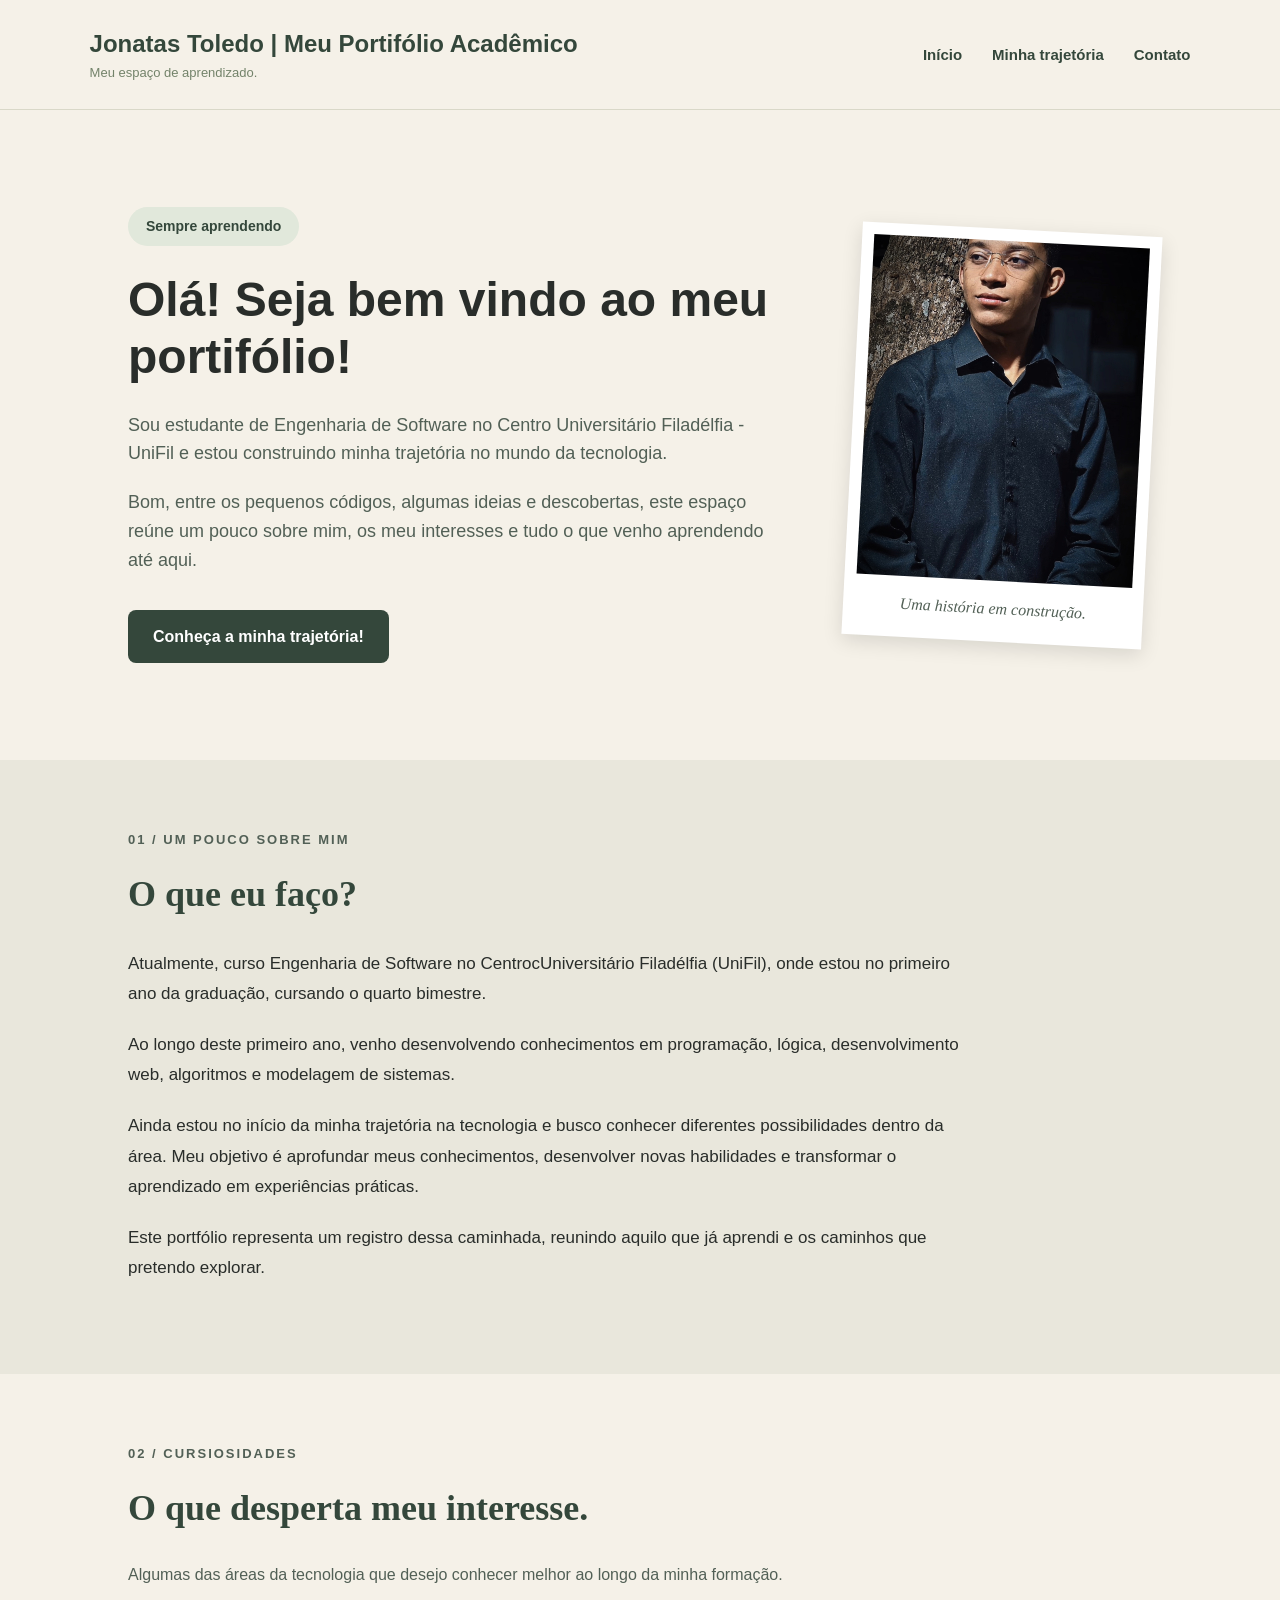
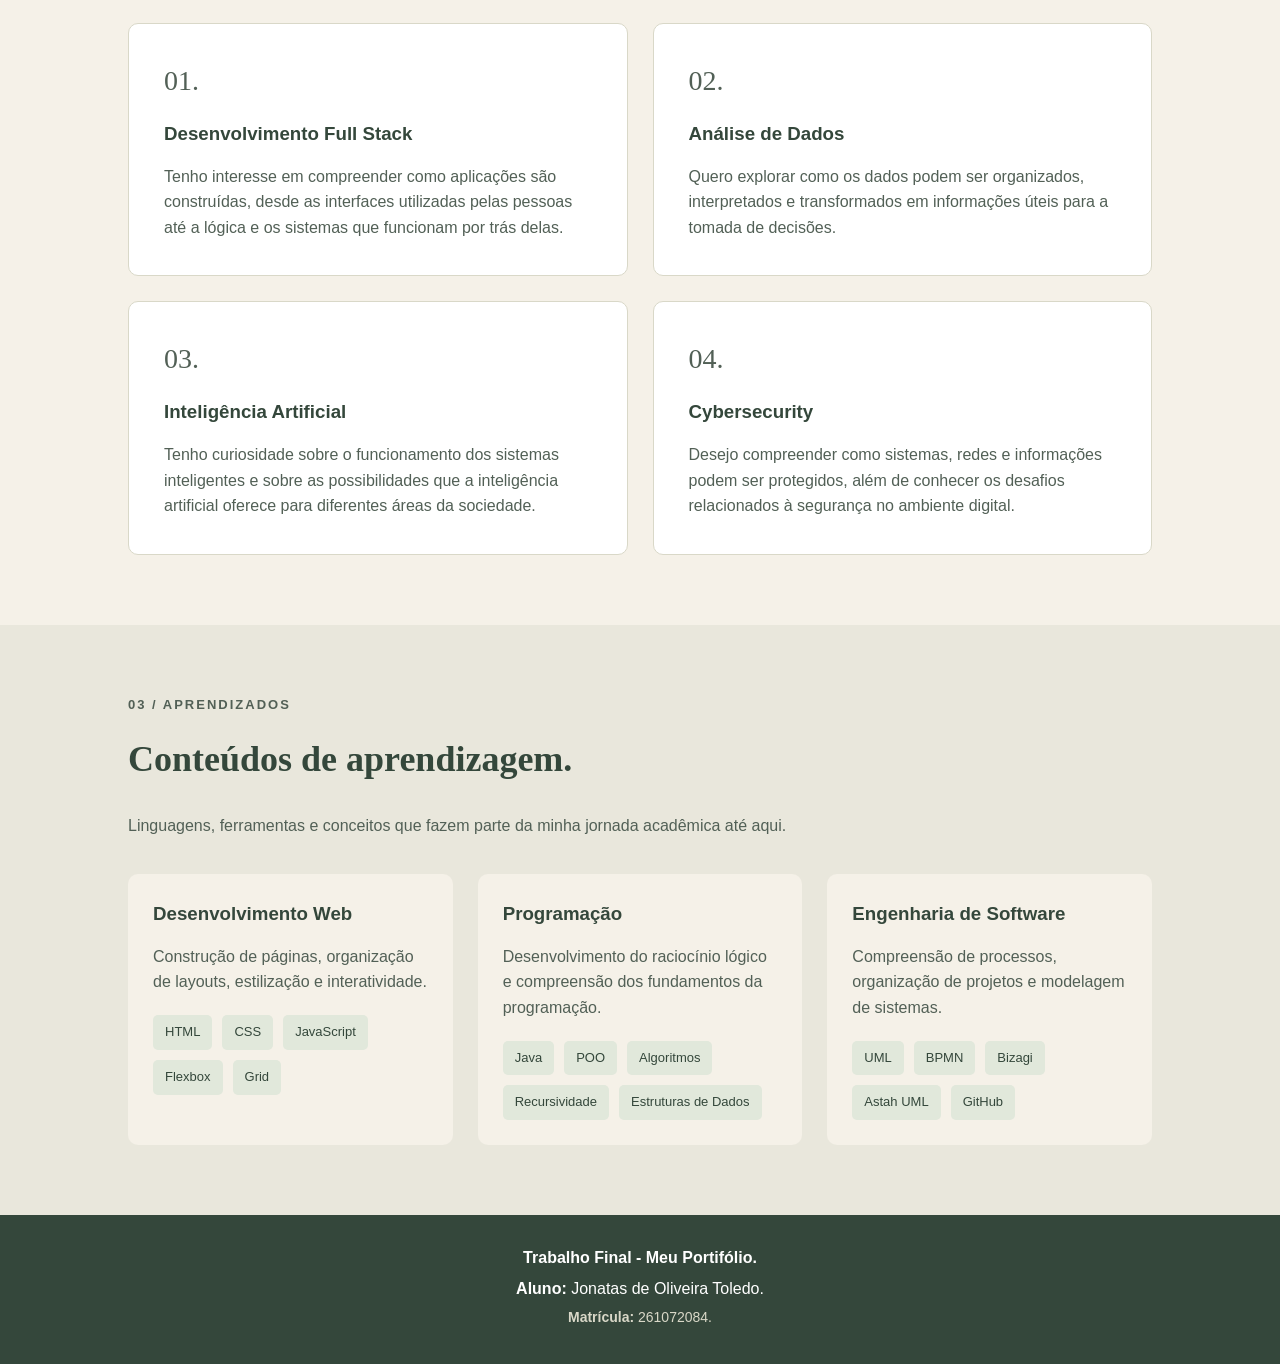
<file: index.html>
<!doctype html>
<html lang="pt-BR">
  <head>
    <meta charset="UTF-8" />
    <meta name="viewport" content="width=device-width, initial-scale=1.0" />
    <title>Jonatas Toledo | Meu Portifólio Acadêmico</title>
    <link rel="stylesheet" href="style.css" />
    <link rel="stylesheet" href="inicio.css" />
  </head>

  <body>
    <!-- Cabeçalho -->
    <header class="cabecalho">
      <div class="logo">
        <h1>Jonatas Toledo | Meu Portifólio Acadêmico</h1>
        <p>Meu espaço de aprendizado.</p>
      </div>

      <!-- Menu de navegação -->
      <nav>
        <ul class="menu">
          <li><a href="index.html">Início</a></li>
          <li><a href="trajetoria.html">Minha trajetória</a></li>
          <li><a href="contato.html">Contato</a></li>
        </ul>
      </nav>
    </header>

    <!-- Conteúdo principal -->
    <main>
      <section class="apresentacao">
        <div class="apresentacao-texto">
          <p class="destaque">Sempre aprendendo</p>
          <h2>Olá! Seja bem vindo ao meu portifólio!</h2>
          <p>
            Sou estudante de Engenharia de Software no Centro Universitário
            Filadélfia - UniFil e estou construindo minha trajetória no mundo da
            tecnologia.
          </p>
          <p>
            Bom, entre os pequenos códigos, algumas ideias e descobertas, este
            espaço reúne um pouco sobre mim, os meu interesses e tudo o que
            venho aprendendo até aqui.
          </p>
          <a href="trajetoria.html" class="botao"
            >Conheça a minha trajetória!</a
          >
        </div>
        <figure class="foto-perfil">
          <img src="perfil.jpg" alt="Minha foto de perfil" />
          <figcaption>Uma história em construção.</figcaption>
        </figure>
      </section>

      <section class="sobre-mim">
        <p class="numero-secao">01 / Um pouco sobre mim</p>
        <h2>O que eu faço?</h2>
        <p>
          Atualmente, curso Engenharia de Software no CentrocUniversitário
          Filadélfia (UniFil), onde estou no primeiro ano da graduação, cursando
          o quarto bimestre.
        </p>
        <p>
          Ao longo deste primeiro ano, venho desenvolvendo conhecimentos em
          programação, lógica, desenvolvimento web, algoritmos e modelagem de
          sistemas.
        </p>
        <p>
          Ainda estou no início da minha trajetória na tecnologia e busco
          conhecer diferentes possibilidades dentro da área. Meu objetivo é
          aprofundar meus conhecimentos, desenvolver novas habilidades e
          transformar o aprendizado em experiências práticas.
        </p>
        <p>
          Este portfólio representa um registro dessa caminhada, reunindo aquilo
          que já aprendi e os caminhos que pretendo explorar.
        </p>
      </section>

      <section class="interesses">
        <p class="numero-secao">02 / Cursiosidades</p>
        <h2>O que desperta meu interesse.</h2>
        <p class="descricao-secao">
          Algumas das áreas da tecnologia que desejo conhecer melhor ao longo da
          minha formação.
        </p>
        <div class="grade-interesses">
          <article class="card-interesse">
            <span class="numero-card">01.</span>
            <h3>Desenvolvimento Full Stack</h3>
            <p>
              Tenho interesse em compreender como aplicações são construídas,
              desde as interfaces utilizadas pelas pessoas até a lógica e os
              sistemas que funcionam por trás delas.
            </p>
          </article>

          <article class="card-interesse">
            <span class="numero-card">02.</span>
            <h3>Análise de Dados</h3>
            <p>
              Quero explorar como os dados podem ser organizados, interpretados
              e transformados em informações úteis para a tomada de decisões.
            </p>
          </article>

          <article class="card-interesse">
            <span class="numero-card">03.</span>
            <h3>Inteligência Artificial</h3>
            <p>
              Tenho curiosidade sobre o funcionamento dos sistemas inteligentes
              e sobre as possibilidades que a inteligência artificial oferece
              para diferentes áreas da sociedade.
            </p>
          </article>

          <article class="card-interesse">
            <span class="numero-card">04.</span>
            <h3>Cybersecurity</h3>
            <p>
              Desejo compreender como sistemas, redes e informações podem ser
              protegidos, além de conhecer os desafios relacionados à segurança
              no ambiente digital.
            </p>
          </article>
        </div>
      </section>

      <section class="ferramentas">
        <p class="numero-secao">03 / Aprendizados</p>
        <h2>Conteúdos de aprendizagem.</h2>
        <p class="descricao-secao">
          Linguagens, ferramentas e conceitos que fazem parte da minha jornada
          acadêmica até aqui.
        </p>
        <div class="grade-ferramentas">
          <article class="grupo-ferramentas">
            <h3>Desenvolvimento Web</h3>
            <p>
              Construção de páginas, organização de layouts, estilização e
              interatividade.
            </p>
            <ul class="lista-tecnologias">
              <li>HTML</li>
              <li>CSS</li>
              <li>JavaScript</li>
              <li>Flexbox</li>
              <li>Grid</li>
            </ul>
          </article>

          <article class="grupo-ferramentas">
            <h3>Programação</h3>
            <p>
              Desenvolvimento do raciocínio lógico e compreensão dos fundamentos
              da programação.
            </p>
            <ul class="lista-tecnologias">
              <li>Java</li>
              <li>POO</li>
              <li>Algoritmos</li>
              <li>Recursividade</li>
              <li>Estruturas de Dados</li>
            </ul>
          </article>

          <article class="grupo-ferramentas">
            <h3>Engenharia de Software</h3>
            <p>
              Compreensão de processos, organização de projetos e modelagem de
              sistemas.
            </p>
            <ul class="lista-tecnologias">
              <li>UML</li>
              <li>BPMN</li>
              <li>Bizagi</li>
              <li>Astah UML</li>
              <li>GitHub</li>
            </ul>
          </article>
        </div>
      </section>
    </main>

    <!-- Rodapé -->
    <footer class="rodape">
      <p><b>Trabalho Final - Meu Portifólio.</b></p>
      <p><b>Aluno:</b> Jonatas de Oliveira Toledo.</p>
      <p><b>Matrícula:</b> 261072084.</p>
    </footer>
  </body>
</html>
</file>
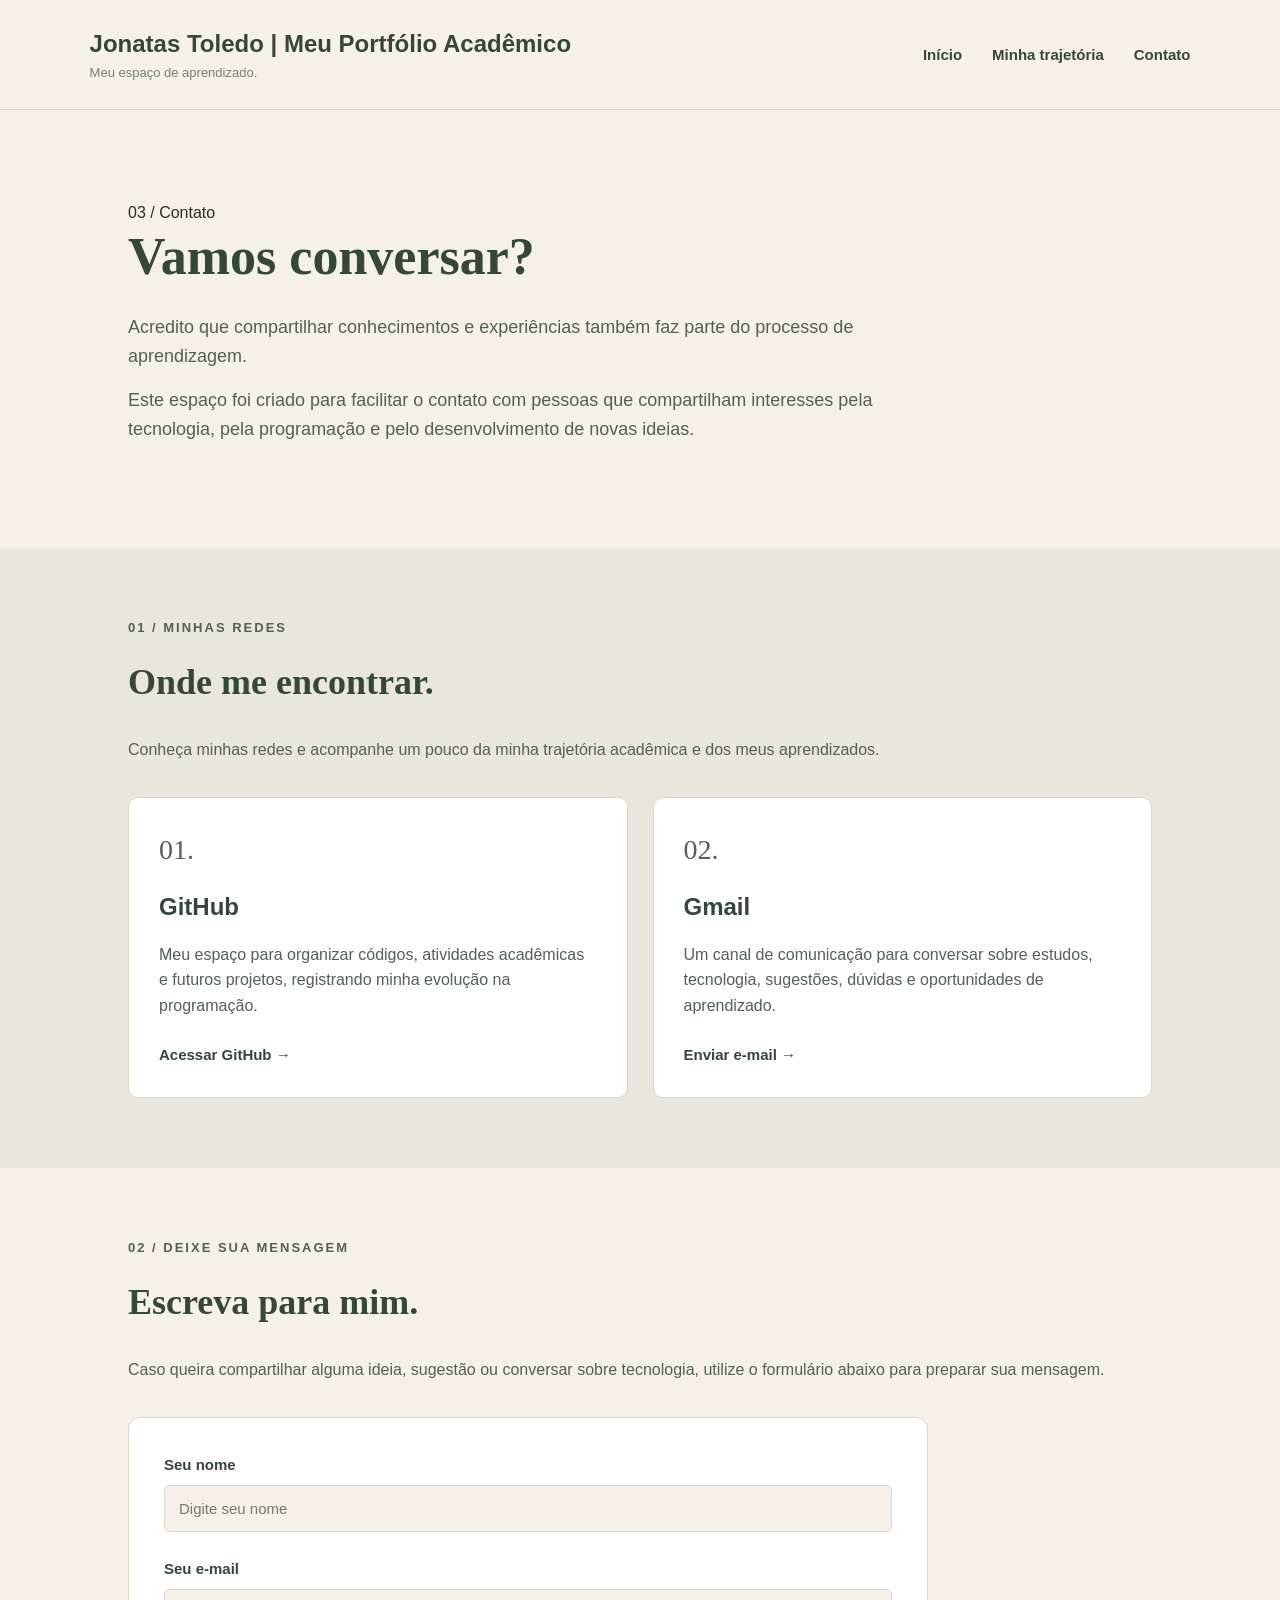
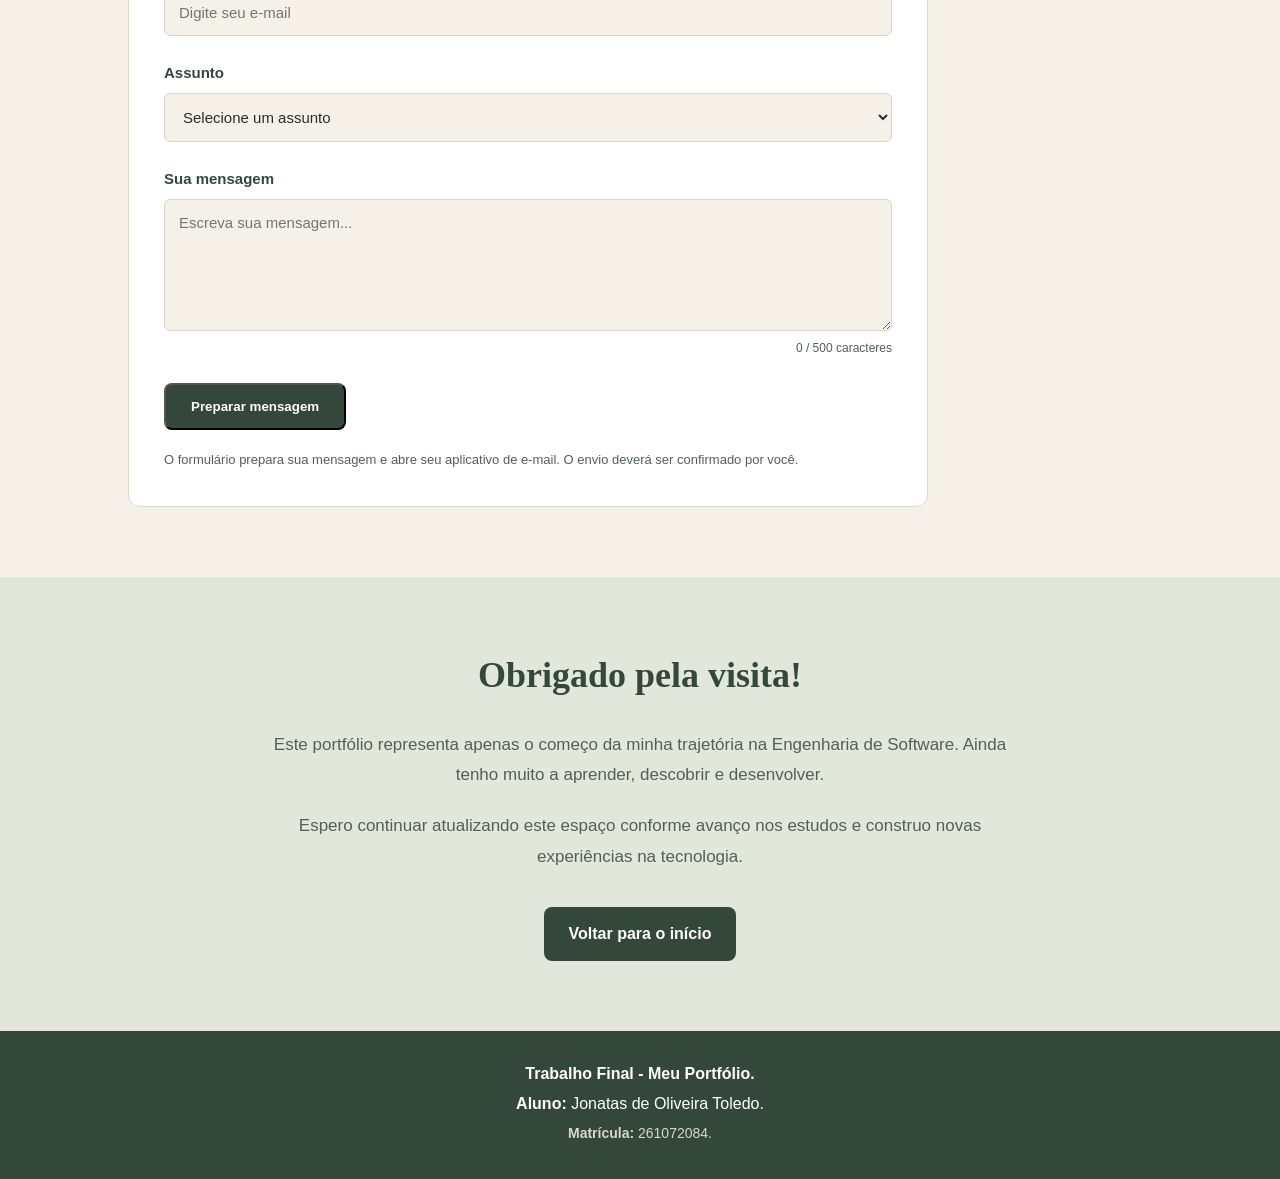
<file: contato.html>
<!doctype html>
<html lang="pt-BR">
  <head>
    <meta charset="UTF-8" />
    <meta name="viewport" content="width=device-width, initial-scale=1.0" />
    <title>Jonatas Toledo | Contato</title>
    <link rel="stylesheet" href="style.css" />
    <link rel="stylesheet" href="contato.css" />
    <script src="script.js" defer></script>
  </head>

  <body>
    <header class="cabecalho">
      <div class="logo">
        <h1>Jonatas Toledo | Meu Portfólio Acadêmico</h1>
        <p>Meu espaço de aprendizado.</p>
      </div>

      <nav>
        <ul class="menu">
          <li><a href="index.html">Início</a></li>
          <li><a href="trajetoria.html">Minha trajetória</a></li>
          <li><a href="contato.html">Contato</a></li>
        </ul>
      </nav>
    </header>

    <main>
      <section class="introducao-contato">
        <p class="numero-capitulo">03 / Contato</p>
        <h2>Vamos conversar?</h2>
        <p>
          Acredito que compartilhar conhecimentos e experiências também faz
          parte do processo de aprendizagem.
        </p>
        <p>
          Este espaço foi criado para facilitar o contato com pessoas que
          compartilham interesses pela tecnologia, pela programação e pelo
          desenvolvimento de novas ideias.
        </p>
      </section>

      <section class="redes-sociais">
        <p class="numero-secao">01 / Minhas redes</p>
        <h2>Onde me encontrar.</h2>
        <p class="descricao-secao">
          Conheça minhas redes e acompanhe um pouco da minha trajetória
          acadêmica e dos meus aprendizados.
        </p>

        <div class="grade-redes">
          <article class="card-rede">
            <span class="numero-rede">01.</span>

            <h3>GitHub</h3>
            <p>
              Meu espaço para organizar códigos, atividades acadêmicas e futuros
              projetos, registrando minha evolução na programação.
            </p>
            <a
              href="https://github.com/jonatastoledo1"
              target="_blank"
              rel="noopener noreferrer"
              class="link-rede"
            >
              Acessar GitHub →
            </a>
          </article>

          <article class="card-rede">
            <span class="numero-rede">02.</span>
            <h3>Gmail</h3>
            <p>
              Um canal de comunicação para conversar sobre estudos, tecnologia,
              sugestões, dúvidas e oportunidades de aprendizado.
            </p>
            <a
              href="mailto:jonatas.toledo@edu.unifil.br"
              class="link-rede"
              id="link-email"
            >
              Enviar e-mail →
            </a>
          </article>
        </div>
      </section>

      <!-- Formulário -->
      <section class="secao-formulario">
        <p class="numero-secao">02 / Deixe sua mensagem</p>

        <h2>Escreva para mim.</h2>

        <p class="descricao-secao">
          Caso queira compartilhar alguma ideia, sugestão ou conversar sobre
          tecnologia, utilize o formulário abaixo para preparar sua mensagem.
        </p>

        <form id="formulario-contato" class="formulario" novalidate>
          <div class="campo-formulario">
            <label for="nome">Seu nome</label>

            <input
              type="text"
              id="nome"
              name="nome"
              placeholder="Digite seu nome"
              required
            />
          </div>

          <div class="campo-formulario">
            <label for="email">Seu e-mail</label>

            <input
              type="email"
              id="email"
              name="email"
              placeholder="Digite seu e-mail"
              required
            />
          </div>

          <div class="campo-formulario">
            <label for="assunto">Assunto</label>

            <select id="assunto" name="assunto" required>
              <option value="">Selecione um assunto</option>
              <option value="Estudos e programação">
                Estudos e programação
              </option>
              <option value="Tecnologia">Tecnologia</option>
              <option value="Sugestão">Sugestão</option>
              <option value="Oportunidade">Oportunidade</option>
              <option value="Outros">Outros</option>
            </select>
          </div>

          <div class="campo-formulario">
            <label for="mensagem">Sua mensagem</label>

            <textarea
              id="mensagem"
              name="mensagem"
              rows="6"
              maxlength="500"
              placeholder="Escreva sua mensagem..."
              required
            ></textarea>

            <p id="contador" class="contador">0 / 500 caracteres</p>
          </div>

          <button type="submit" class="botao">Preparar mensagem</button>

          <p
            id="retorno-formulario"
            class="retorno-formulario"
            role="status"
            aria-live="polite"
          ></p>

          <p class="aviso-formulario">
            O formulário prepara sua mensagem e abre seu aplicativo de e-mail. O
            envio deverá ser confirmado por você.
          </p>
        </form>
      </section>

      <!-- Encerramento -->
      <section class="encerramento">
        <h2>Obrigado pela visita!</h2>
        <p>
          Este portfólio representa apenas o começo da minha trajetória na
          Engenharia de Software. Ainda tenho muito a aprender, descobrir e
          desenvolver.
        </p>
        <p>
          Espero continuar atualizando este espaço conforme avanço nos estudos e
          construo novas experiências na tecnologia.
        </p>
        <a href="index.html" class="botao"> Voltar para o início </a>
      </section>
    </main>

    <!-- Rodapé -->
    <footer class="rodape">
      <p><b>Trabalho Final - Meu Portfólio.</b></p>
      <p><b>Aluno:</b> Jonatas de Oliveira Toledo.</p>
      <p><b>Matrícula:</b> 261072084.</p>
    </footer>
  </body>
</html>
</file>
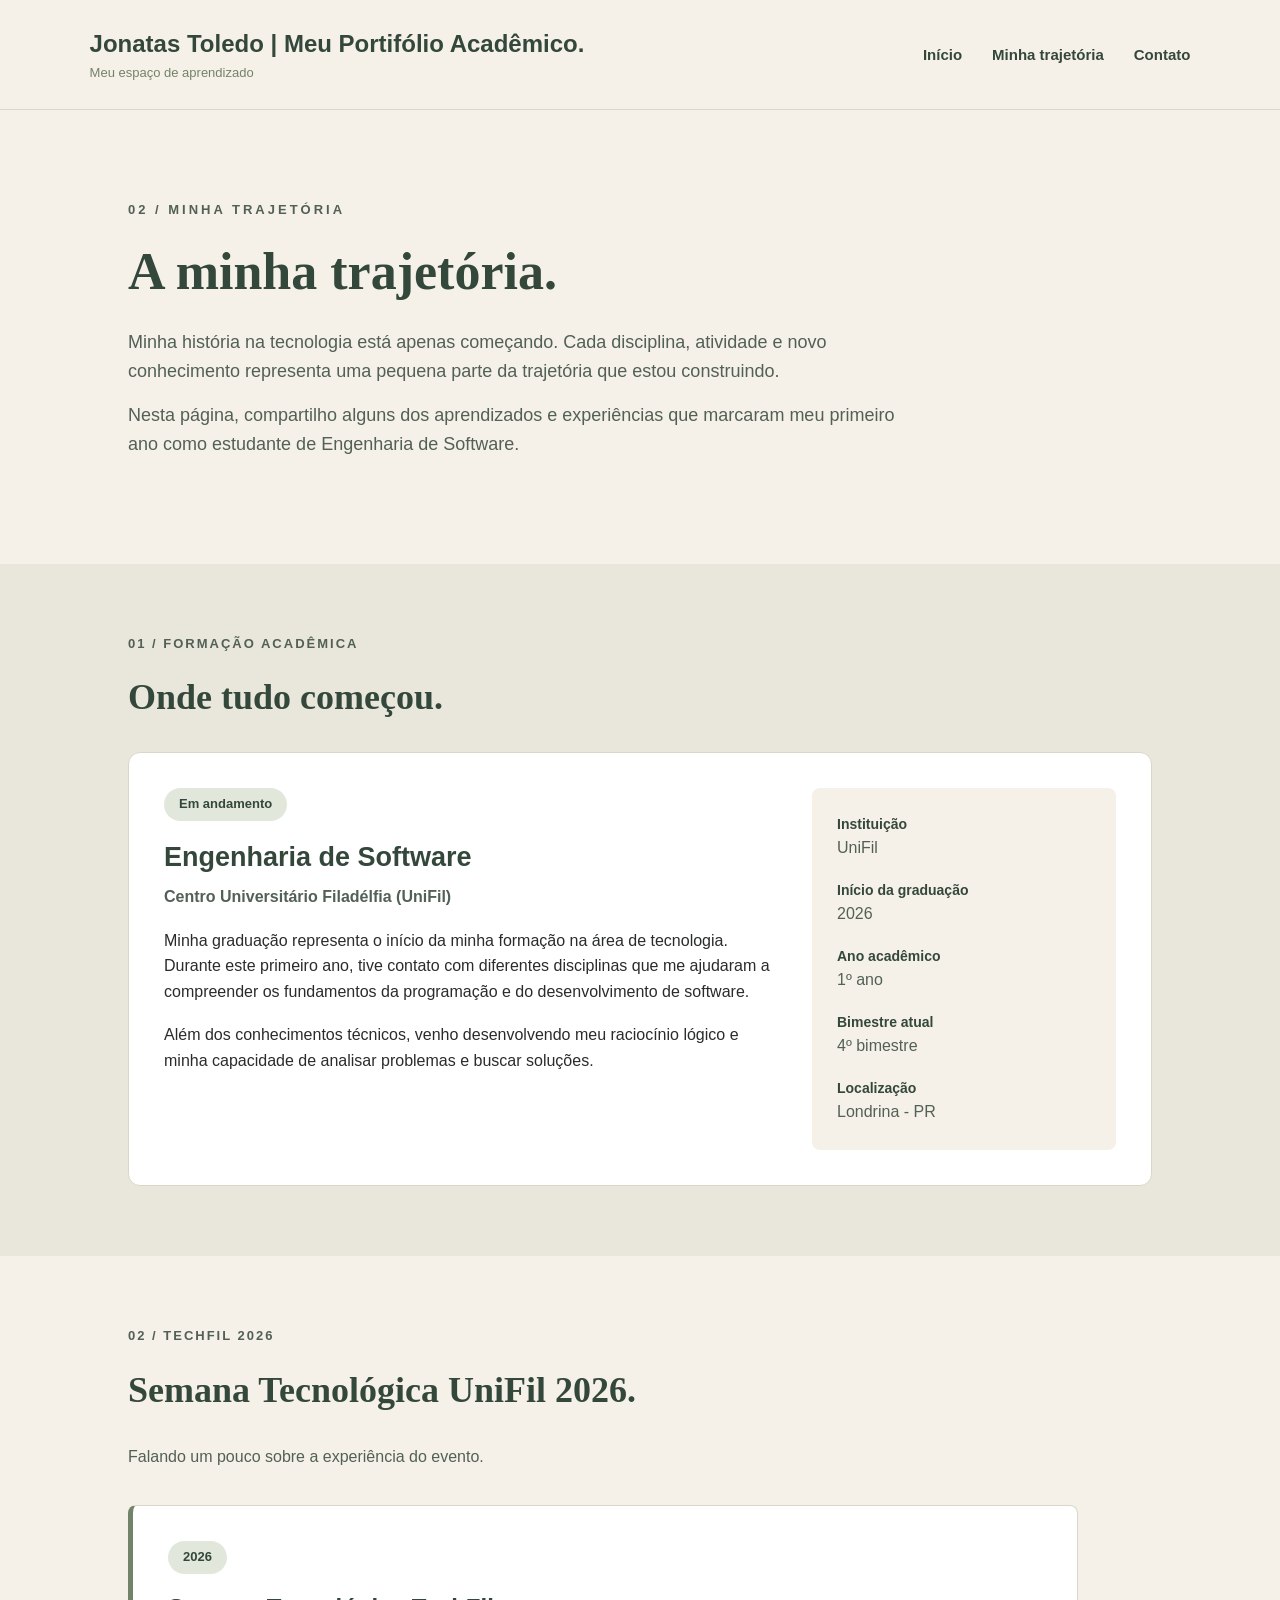
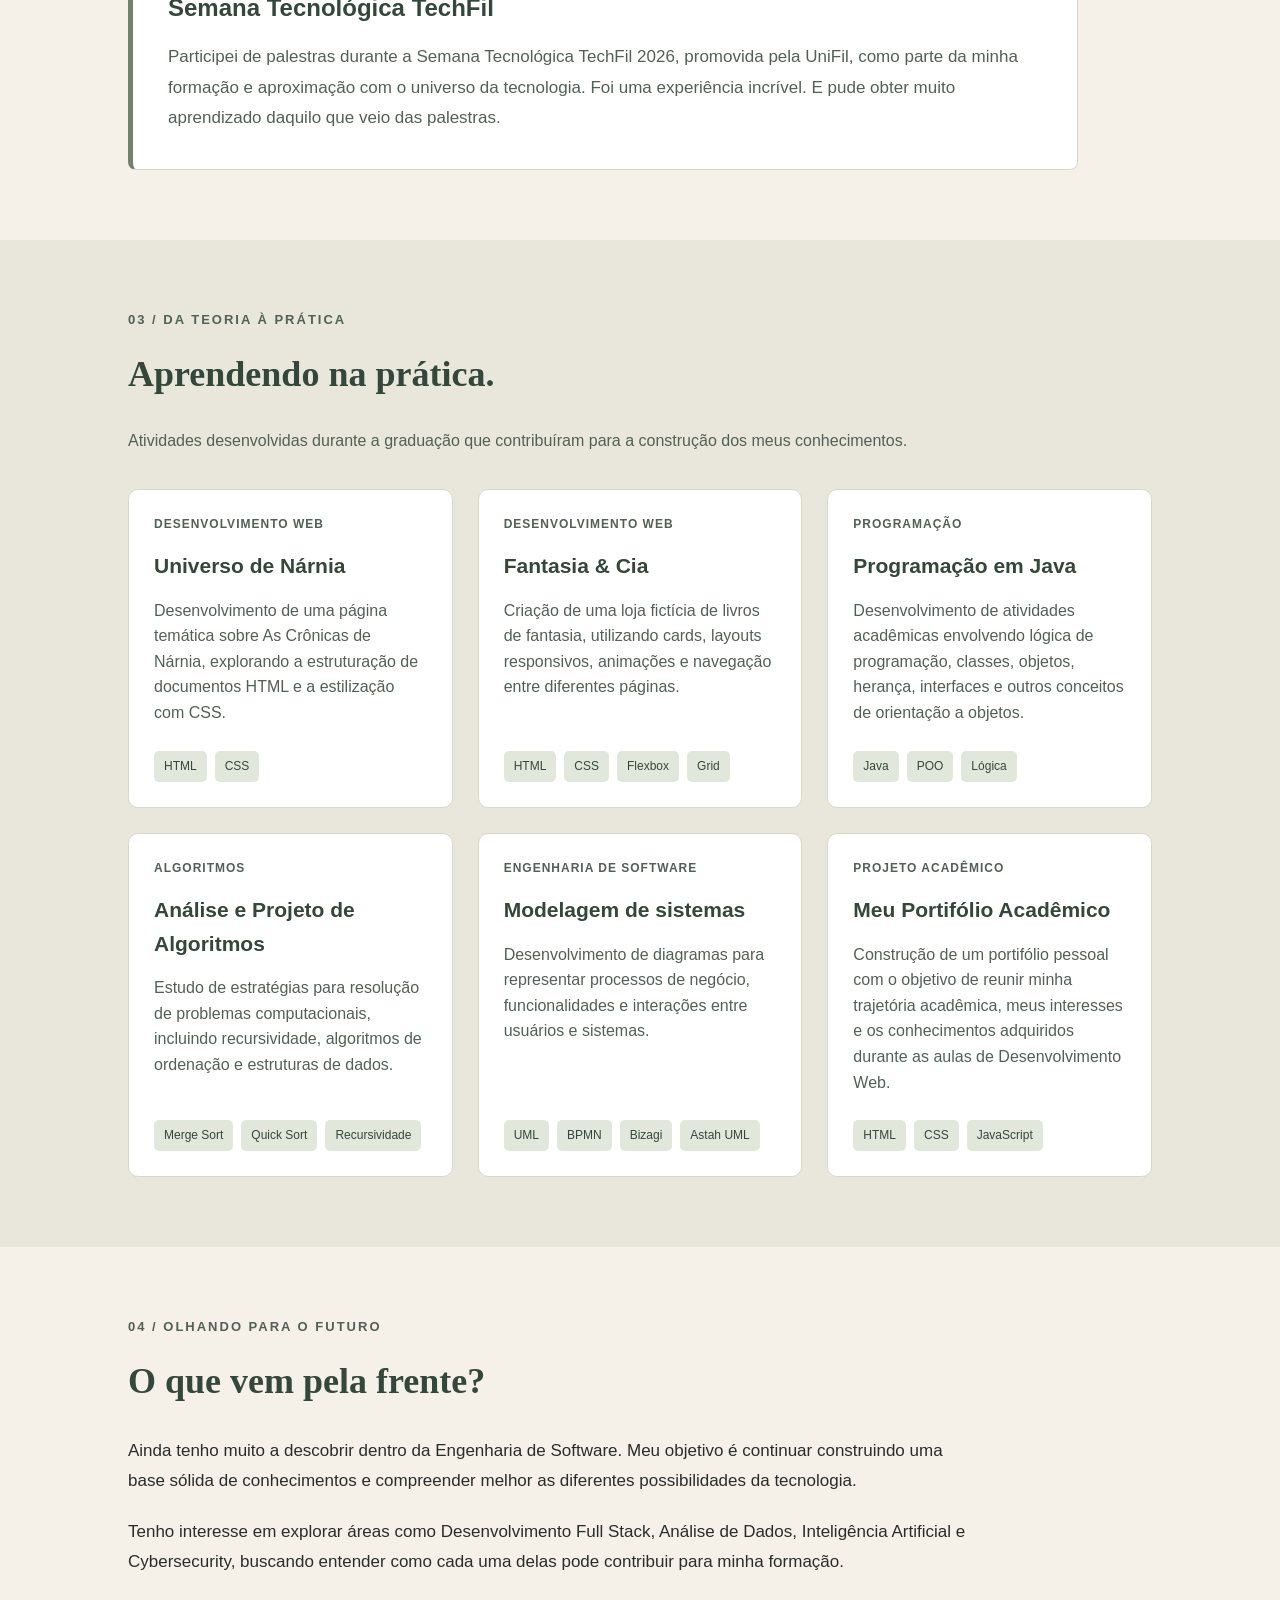
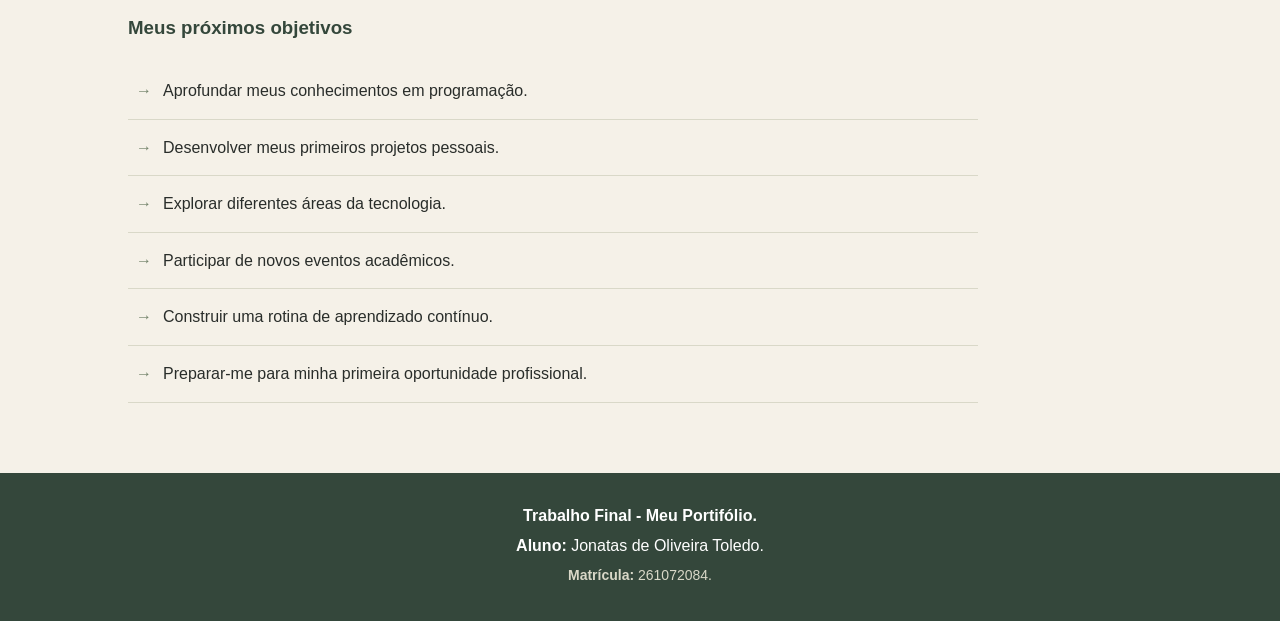
<file: trajetoria.html>
<!doctype html>
<html lang="pt-BR">
  <head>
    <meta charset="UTF-8" />
    <meta name="viewport" content="width=device-width, initial-scale=1.0" />
    <title>Jonatas Toledo | Minha trajetória</title>
    <link rel="stylesheet" href="style.css" />
    <link rel="stylesheet" href="trajetoria.css" />
  </head>
  <body>
    <header class="cabecalho">
      <div class="logo">
        <h1>Jonatas Toledo | Meu Portifólio Acadêmico.</h1>
        <p>Meu espaço de aprendizado</p>
      </div>

      <nav>
        <ul class="menu">
          <li><a href="index.html">Início</a></li>
          <li><a href="trajetoria.html">Minha trajetória</a></li>
          <li><a href="contato.html">Contato</a></li>
        </ul>
      </nav>
    </header>
    <main>
      <section class="introducao-trajetoria">
        <p class="numero-capitulo">02 / Minha trajetória</p>
        <h2>A minha trajetória.</h2>
        <p>
          Minha história na tecnologia está apenas começando. Cada disciplina,
          atividade e novo conhecimento representa uma pequena parte da
          trajetória que estou construindo.
        </p>
        <p>
          Nesta página, compartilho alguns dos aprendizados e experiências que
          marcaram meu primeiro ano como estudante de Engenharia de Software.
        </p>
      </section>

      <section class="formacao">
        <p class="numero-secao">01 / Formação acadêmica</p>
        <h2>Onde tudo começou.</h2>
        <article class="card-formacao">
          <div class="formacao-informacoes">
            <span class="status-formacao">Em andamento</span>
            <h3>Engenharia de Software</h3>
            <p class="instituicao">Centro Universitário Filadélfia (UniFil)</p>

            <p>
              Minha graduação representa o início da minha formação na área de
              tecnologia. Durante este primeiro ano, tive contato com diferentes
              disciplinas que me ajudaram a compreender os fundamentos da
              programação e do desenvolvimento de software.
            </p>

            <p>
              Além dos conhecimentos técnicos, venho desenvolvendo meu
              raciocínio lógico e minha capacidade de analisar problemas e
              buscar soluções.
            </p>
          </div>

          <div class="dados-formacao">
            <dl>
              <dt>Instituição</dt>
              <dd>UniFil</dd>

              <dt>Início da graduação</dt>
              <dd>2026</dd>

              <dt>Ano acadêmico</dt>
              <dd>1º ano</dd>

              <dt>Bimestre atual</dt>
              <dd>4º bimestre</dd>

              <dt>Localização</dt>
              <dd>Londrina - PR</dd>
            </dl>
          </div>
        </article>
      </section>

      <section class="trajetoria-academica">
        <p class="numero-secao">02 / TechFil 2026</p>
        <h2>Semana Tecnológica UniFil 2026.</h2>
        <p class="descricao-secao">
          Falando um pouco sobre a experiência do evento.
        </p>
        <div class="linha-tempo">
          <article class="marco">
            <span class="marco-data">2026</span>
            <h3>Semana Tecnológica TechFil</h3>
            <p>
              Participei de palestras durante a Semana Tecnológica TechFil 2026,
              promovida pela UniFil, como parte da minha formação e aproximação
              com o universo da tecnologia. Foi uma experiência incrível. E pude
              obter muito aprendizado daquilo que veio das palestras.
            </p>
          </article>
        </div>
      </section>

      <section class="atividades-academicas">
        <p class="numero-secao">03 / Da teoria à prática</p>
        <h2>Aprendendo na prática.</h2>
        <p class="descricao-secao">
          Atividades desenvolvidas durante a graduação que contribuíram para a
          construção dos meus conhecimentos.
        </p>

        <div class="grade-atividades">
          <article class="card-atividade">
            <span class="categoria">Desenvolvimento Web</span>

            <h3>Universo de Nárnia</h3>
            <p>
              Desenvolvimento de uma página temática sobre As Crônicas de
              Nárnia, explorando a estruturação de documentos HTML e a
              estilização com CSS.
            </p>
            <ul class="tecnologias">
              <li>HTML</li>
              <li>CSS</li>
            </ul>
          </article>

          <article class="card-atividade">
            <span class="categoria">Desenvolvimento Web</span>

            <h3>Fantasia & Cia</h3>
            <p>
              Criação de uma loja fictícia de livros de fantasia, utilizando
              cards, layouts responsivos, animações e navegação entre diferentes
              páginas.
            </p>
            <ul class="tecnologias">
              <li>HTML</li>
              <li>CSS</li>
              <li>Flexbox</li>
              <li>Grid</li>
            </ul>
          </article>

          <article class="card-atividade">
            <span class="categoria">Programação</span>
            <h3>Programação em Java</h3>
            <p>
              Desenvolvimento de atividades acadêmicas envolvendo lógica de
              programação, classes, objetos, herança, interfaces e outros
              conceitos de orientação a objetos.
            </p>
            <ul class="tecnologias">
              <li>Java</li>
              <li>POO</li>
              <li>Lógica</li>
            </ul>
          </article>

          <article class="card-atividade">
            <span class="categoria">Algoritmos</span>
            <h3>Análise e Projeto de Algoritmos</h3>
            <p>
              Estudo de estratégias para resolução de problemas computacionais,
              incluindo recursividade, algoritmos de ordenação e estruturas de
              dados.
            </p>
            <ul class="tecnologias">
              <li>Merge Sort</li>
              <li>Quick Sort</li>
              <li>Recursividade</li>
            </ul>
          </article>

          <article class="card-atividade">
            <span class="categoria">Engenharia de Software</span>
            <h3>Modelagem de sistemas</h3>
            <p>
              Desenvolvimento de diagramas para representar processos de
              negócio, funcionalidades e interações entre usuários e sistemas.
            </p>
            <ul class="tecnologias">
              <li>UML</li>
              <li>BPMN</li>
              <li>Bizagi</li>
              <li>Astah UML</li>
            </ul>
          </article>

          <article class="card-atividade">
            <span class="categoria">Projeto acadêmico</span>
            <h3>Meu Portifólio Acadêmico</h3>
            <p>
              Construção de um portifólio pessoal com o objetivo de reunir minha
              trajetória acadêmica, meus interesses e os conhecimentos
              adquiridos durante as aulas de Desenvolvimento Web.
            </p>
            <ul class="tecnologias">
              <li>HTML</li>
              <li>CSS</li>
              <li>JavaScript</li>
            </ul>
          </article>
        </div>
      </section>

      <section class="proximos-passos">
        <p class="numero-secao">04 / Olhando para o futuro</p>
        <h2>O que vem pela frente?</h2>
        <p>
          Ainda tenho muito a descobrir dentro da Engenharia de Software. Meu
          objetivo é continuar construindo uma base sólida de conhecimentos e
          compreender melhor as diferentes possibilidades da tecnologia.
        </p>
        <p>
          Tenho interesse em explorar áreas como Desenvolvimento Full Stack,
          Análise de Dados, Inteligência Artificial e Cybersecurity, buscando
          entender como cada uma delas pode contribuir para minha formação.
        </p>

        <h3>Meus próximos objetivos</h3>
        <ul class="lista-objetivos">
          <li>Aprofundar meus conhecimentos em programação.</li>
          <li>Desenvolver meus primeiros projetos pessoais.</li>
          <li>Explorar diferentes áreas da tecnologia.</li>
          <li>Participar de novos eventos acadêmicos.</li>
          <li>Construir uma rotina de aprendizado contínuo.</li>
          <li>Preparar-me para minha primeira oportunidade profissional.</li>
        </ul>
      </section>
    </main>

    <!-- Rodapé -->
    <footer class="rodape">
      <p><b>Trabalho Final - Meu Portifólio.</b></p>
      <p><b>Aluno:</b> Jonatas de Oliveira Toledo.</p>
      <p><b>Matrícula:</b> 261072084.</p>
    </footer>
  </body>
</html>
</file>
<file: style.css>
/* Estilo Geral */
* {
  margin: 0;
  padding: 0;
  box-sizing: border-box;
}
html {
  scroll-behavior: smooth;
}
body {
  font-family: Arial, sans-serif;
  background-color: #f5f1e8;
  color: #292d2a;
  line-height: 1.6;
}
a {
  text-decoration: none;
}

/* Cabeçalho */
.cabecalho {
  background-color: #f5f1e8;
  padding: 25px 7%;
  display: flex;
  justify-content: space-between;
  align-items: center;
  border-bottom: 1px solid #d9d8c8;
}
.logo h1 {
  color: #34473b;
  font-size: 24px;
}
.logo p {
  color: #73836a;
  font-size: 13px;
}

/* Menu */
.menu {
  display: flex;
  gap: 30px;
  list-style: none;
}
.menu a {
  color: #34473b;
  font-weight: bold;
  font-size: 15px;
  transition: color 0.3s;
}
.menu a:hover {
  color: #73836a;
}

/* Botões */
.botao {
  display: inline-block;
  background-color: #34473b;
  color: white;
  padding: 14px 25px;
  border-radius: 8px;
  font-weight: bold;
  margin-top: 15px;
  transition:
    background-color 0.3s,
    transform 0.3s;
}
.botao:hover {
  background-color: #73836a;
  transform: translateY(-4px);
}

/* Rodapé */
.rodape {
  background-color: #34473b;
  color: white;
  text-align: center;
  padding: 30px 20px;
}
.rodape p {
  margin-bottom: 5px;
}
.rodape p:last-child {
  color: #d9d8c8;
  font-size: 14px;
}

/* Estilos compartilhados seções */
.numero-secao {
  color: #526056;
  font-size: 13px;
  font-weight: bold;
  text-transform: uppercase;
  letter-spacing: 2px;
  margin-bottom: 15px;
}
.descricao-secao {
  color: #526056;
  margin-bottom: 35px;
}

/* Animação */
@keyframes surgir {
  from {
    opacity: 0;
    transform: translateY(25px);
  }
  to {
    opacity: 1;
    transform: translateY(0);
  }
}

/* Responsividade */
@media (max-width: 900px) {
  .cabecalho {
    flex-direction: column;
    gap: 20px;
  }
}
@media (max-width: 600px) {
  .cabecalho {
    padding: 20px;
  }
  .logo {
    text-align: center;
  }
  .menu {
    flex-wrap: wrap;
    justify-content: center;
    gap: 15px;
  }
  .menu a {
    font-size: 14px;
  }
  .botao {
    padding: 12px 20px;
  }
}
</file>
<file: inicio.css>
/* Apresentação */
.apresentacao {
  min-height: 650px;
  padding: 90px 10%;
  display: flex;
  align-items: center;
  justify-content: space-between;
  gap: 60px;
}
.apresentacao-texto {
  flex: 1;
  max-width: 700px;
  animation: surgir 0.8s ease;
}
.destaque {
  display: inline-block;
  background-color: #e1e8db;
  color: #34473b;
  padding: 8px 18px;
  border-radius: 25px;
  font-size: 14px;
  font-weight: bold;
  margin-bottom: 25px;
}
.apresentacao h2 {
  font-size: 48px;
  line-height: 1.2;
  color: #292d2a;
  margin-bottom: 25px;
}
.apresentacao-texto > p:not(.destaque) {
  font-size: 18px;
  color: #526056;
  margin-bottom: 20px;
}

/* Foto */
.foto-perfil {
  width: 300px;
  flex-shrink: 0;
  background-color: white;
  padding: 12px 12px 20px;
  box-shadow: 0 6px 20px rgba(0, 0, 0, 0.12);
  transform: rotate(3deg);
  transition: transform 0.4s;
}
.foto-perfil img {
  width: 100%;
  height: 340px;
  object-fit: cover;
  display: block;
}
.foto-perfil figcaption {
  text-align: center;
  font-family: Georgia, serif;
  font-style: italic;
  color: #526056;
  margin-top: 15px;
}
.foto-perfil:hover {
  transform: rotate(0deg);
}

/* Seções */
.sobre-mim,
.interesses,
.ferramentas {
  padding: 70px 10%;
}
.sobre-mim h2,
.interesses h2,
.ferramentas h2 {
  color: #34473b;
  font-family: Georgia, serif;
  font-size: 36px;
  margin-bottom: 25px;
}

/* Sobre mim */
.sobre-mim {
  background-color: #e9e7dc;
}
.sobre-mim > p:not(.numero-secao) {
  max-width: 850px;
  font-size: 17px;
  line-height: 1.8;
  margin-bottom: 20px;
}

/* Áreas de Interesse */
.grade-interesses {
  display: grid;
  grid-template-columns: repeat(2, 1fr);
  gap: 25px;
}
.card-interesse {
  position: relative;
  background-color: #ffffff;
  border: 1px solid #d9d8c8;
  border-radius: 10px;
  padding: 35px;
  transition:
    transform 0.3s,
    box-shadow 0.3s;
}
.numero-card {
  display: block;
  color: #526056;
  font-family: Georgia, serif;
  font-size: 28px;
  margin-bottom: 15px;
}
.card-interesse h3 {
  color: #34473b;
  margin-bottom: 15px;
}
.card-interesse p {
  color: #526056;
}
.card-interesse:hover {
  transform: translateY(-5px);
  box-shadow: 0 8px 20px rgba(0, 0, 0, 0.08);
}

/* Caixa de Ferramentas */
.ferramentas {
  background-color: #e9e7dc;
}
.grade-ferramentas {
  display: grid;
  grid-template-columns: repeat(3, 1fr);
  gap: 25px;
}
.grupo-ferramentas {
  background-color: #f5f1e8;
  padding: 25px;
  border-radius: 10px;
}
.grupo-ferramentas h3 {
  color: #34473b;
  margin-bottom: 15px;
}
.grupo-ferramentas p {
  color: #526056;
  margin-bottom: 20px;
}
.lista-tecnologias {
  display: flex;
  flex-wrap: wrap;
  gap: 10px;
  list-style: none;
}
.lista-tecnologias li {
  background-color: #e1e8db;
  color: #34473b;
  padding: 7px 12px;
  border-radius: 5px;
  font-size: 13px;
  transition: background-color 0.3s;
}
.lista-tecnologias li:hover {
  background-color: #d0dac8;
}

/* Responsividade do Tablet */
@media (max-width: 900px) {
  .apresentacao {
    flex-direction: column;
    padding: 70px 8%;
    gap: 40px;
  }
  .apresentacao h2 {
    font-size: 38px;
  }
  .grade-ferramentas {
    grid-template-columns: repeat(2, 1fr);
  }
}

/* Responsividade do Celular */
@media (max-width: 600px) {
  .apresentacao {
    min-height: auto;
    padding: 50px 25px;
  }
  .apresentacao h2 {
    font-size: 30px;
  }
  .apresentacao-texto > p:not(.destaque) {
    font-size: 16px;
  }
  .foto-perfil {
    width: 100%;
    max-width: 260px;
  }
  .foto-perfil img {
    height: 280px;
  }
  .sobre-mim,
  .interesses,
  .ferramentas {
    padding: 45px 25px;
  }
  .sobre-mim h2,
  .interesses h2,
  .ferramentas h2 {
    font-size: 28px;
  }
  .grade-interesses,
  .grade-ferramentas {
    grid-template-columns: 1fr;
  }
  .card-interesse {
    padding: 25px;
  }
}
</file>
<file: contato.css>
/* Introdução */
.introducao-contato {
  padding: 90px 10%;
  animation: surgir 0.8s ease;
}
.introducao-contato h2 {
  font-family: Georgia, serif;
  font-size: 52px;
  line-height: 1.2;
  color: #34473b;
  margin-bottom: 25px;
}
.introducao-contato > p:not(.numero-capitulo) {
  max-width: 800px;
  color: #526056;
  font-size: 18px;
  margin-bottom: 15px;
}

/* Seções */
.redes-sociais,
.secao-formulario,
.encerramento {
  padding: 70px 10%;
}
.redes-sociais h2,
.secao-formulario h2,
.encerramento h2 {
  font-family: Georgia, serif;
  font-size: 36px;
  color: #34473b;
  margin-bottom: 25px;
}

/* Redes Sociais */
.redes-sociais {
  background-color: #e9e7dc;
}
.grade-redes {
  display: grid;
  grid-template-columns: repeat(2, 1fr);
  gap: 25px;
}
.card-rede {
  display: flex;
  flex-direction: column;
  background-color: #ffffff;
  border: 1px solid #d9d8c8;
  border-radius: 10px;
  padding: 30px;
  transition:
    transform 0.3s,
    box-shadow 0.3s;
}
.card-rede:hover {
  transform: translateY(-5px);
  box-shadow: 0 8px 20px rgba(0, 0, 0, 0.08);
}
.numero-rede {
  font-family: Georgia, serif;
  font-size: 28px;
  color: #526056;
  margin-bottom: 15px;
}
.card-rede h3 {
  color: #34473b;
  font-size: 24px;
  margin-bottom: 15px;
}
.card-rede p {
  color: #526056;
  margin-bottom: 25px;
}
.link-rede {
  color: #34473b;
  font-size: 15px;
  font-weight: bold;
  margin-top: auto;
  transition: color 0.3s;
}
.link-rede:hover {
  color: #73836a;
}

/* Formulário */
.formulario {
  max-width: 800px;
  background-color: #ffffff;
  border: 1px solid #d9d8c8;
  border-radius: 12px;
  padding: 35px;
}
.campo-formulario {
  display: flex;
  flex-direction: column;
  gap: 8px;
  margin-bottom: 25px;
}
.campo-formulario label {
  color: #34473b;
  font-weight: bold;
  font-size: 15px;
}
.campo-formulario input,
.campo-formulario select,
.campo-formulario textarea {
  width: 100%;
  padding: 14px;
  background-color: #f5f1e8;
  color: #292d2a;
  border: 1px solid #d9d8c8;
  border-radius: 6px;
  font-family: Arial, sans-serif;
  font-size: 15px;
  transition:
    border-color 0.3s,
    box-shadow 0.3s;
}
.campo-formulario input:focus,
.campo-formulario select:focus,
.campo-formulario textarea:focus {
  outline: none;
  border-color: #73836a;
  box-shadow: 0 0 0 3px rgba(115, 131, 106, 0.2);
}
.campo-formulario textarea {
  resize: vertical;
  min-height: 130px;
}
.formulario .botao {
  margin-top: 0;
}
.contador {
  color: #526056;
  font-size: 12px;
  text-align: right;
}
.retorno-formulario {
  margin-top: 20px;
  font-size: 14px;
  font-weight: bold;
}
.retorno-formulario:empty {
  display: none;
}
.retorno-formulario.erro {
  background-color: #fbe7e7;
  color: #9c3030;
  padding: 12px;
  border-radius: 6px;
}
.retorno-formulario.sucesso {
  background-color: #e1e8db;
  color: #34473b;
  padding: 12px;
  border-radius: 6px;
}
.aviso-formulario {
  color: #526056;
  font-size: 13px;
  margin-top: 20px;
}

/* Encerramento */
.encerramento {
  background-color: #e1e8db;
  text-align: center;
}
.encerramento p {
  max-width: 750px;
  color: #526056;
  font-size: 17px;
  line-height: 1.8;
  margin: 0 auto 20px;
}

/* Responsividade do Tablet */
@media (max-width: 900px) {
  .introducao-contato {
    padding: 70px 8%;
  }
  .introducao-contato h2 {
    font-size: 42px;
  }
}

/* Responsividade do Celular */
@media (max-width: 600px) {
  .introducao-contato,
  .redes-sociais,
  .secao-formulario,
  .encerramento {
    padding: 45px 25px;
  }
  .introducao-contato h2 {
    font-size: 34px;
  }
  .introducao-contato > p:not(.numero-capitulo) {
    font-size: 16px;
  }
  .redes-sociais h2,
  .secao-formulario h2,
  .encerramento h2 {
    font-size: 28px;
  }
  .grade-redes {
    grid-template-columns: 1fr;
  }
  .card-rede {
    padding: 25px;
  }
  .formulario {
    padding: 20px;
  }
  .formulario .botao {
    width: 100%;
  }
}
</file>
<file: trajetoria.css>
/* Introdução */
.introducao-trajetoria {
  padding: 90px 10%;
  animation: surgir 0.8s ease;
}
.numero-capitulo {
  color: #526056;
  font-size: 13px;
  font-weight: bold;
  text-transform: uppercase;
  letter-spacing: 3px;
  margin-bottom: 20px;
}
.introducao-trajetoria h2 {
  font-family: Georgia, serif;
  font-size: 52px;
  line-height: 1.2;
  color: #34473b;
  margin-bottom: 25px;
}
.introducao-trajetoria > p:not(.numero-capitulo) {
  max-width: 800px;
  color: #526056;
  font-size: 18px;
  margin-bottom: 15px;
}

/* Seções */
.formacao,
.trajetoria-academica,
.atividades-academicas,
.proximos-passos {
  padding: 70px 10%;
}
.formacao h2,
.trajetoria-academica h2,
.atividades-academicas h2,
.proximos-passos h2 {
  font-family: Georgia, serif;
  font-size: 36px;
  color: #34473b;
  margin-bottom: 25px;
}

/* Formação Acadêmica */
.formacao {
  background-color: #e9e7dc;
}
.card-formacao {
  display: grid;
  grid-template-columns: 2fr 1fr;
  gap: 40px;
  background-color: #ffffff;
  border: 1px solid #d9d8c8;
  border-radius: 12px;
  padding: 35px;
}
.status-formacao {
  display: inline-block;
  background-color: #e1e8db;
  color: #34473b;
  padding: 6px 15px;
  border-radius: 20px;
  font-size: 13px;
  font-weight: bold;
  margin-bottom: 15px;
}
.formacao-informacoes h3 {
  color: #34473b;
  font-size: 27px;
  margin-bottom: 5px;
}
.instituicao {
  color: #526056;
  font-weight: bold;
}
.formacao-informacoes p {
  margin-bottom: 18px;
}
.dados-formacao {
  background-color: #f5f1e8;
  padding: 25px;
  border-radius: 8px;
}
.dados-formacao dt {
  color: #34473b;
  font-weight: bold;
  font-size: 14px;
}
.dados-formacao dd {
  color: #526056;
  margin-bottom: 18px;
}
.dados-formacao dd:last-child {
  margin-bottom: 0;
}

/* Semana Tecnológica */
.linha-tempo {
  max-width: 950px;
  margin-top: 30px;
}
.marco {
  position: relative;
  background-color: #ffffff;
  border: 1px solid #d9d8c8;
  border-left: 5px solid #73836a;
  border-radius: 8px;
  padding: 35px;
  transition:
    transform 0.3s,
    box-shadow 0.3s;
}
.marco:hover {
  transform: translateY(-4px);
  box-shadow: 0 8px 20px rgba(0, 0, 0, 0.08);
}
.marco-data {
  display: inline-block;
  background-color: #e1e8db;
  color: #34473b;
  padding: 6px 15px;
  border-radius: 20px;
  font-size: 13px;
  font-weight: bold;
  margin-bottom: 15px;
}
.marco h3 {
  color: #34473b;
  font-size: 24px;
  margin-bottom: 15px;
}
.marco p {
  color: #526056;
  font-size: 17px;
  line-height: 1.8;
}

/* Atividades Acadêmicas */
.atividades-academicas {
  background-color: #e9e7dc;
}
.grade-atividades {
  display: grid;
  grid-template-columns: repeat(3, 1fr);
  gap: 25px;
}
.card-atividade {
  display: flex;
  flex-direction: column;
  background-color: #ffffff;
  padding: 25px;
  border: 1px solid #d9d8c8;
  border-radius: 10px;
  transition:
    transform 0.3s,
    box-shadow 0.3s;
}
.card-atividade:hover {
  transform: translateY(-5px);
  box-shadow: 0 8px 20px rgba(0, 0, 0, 0.08);
}
.categoria {
  color: #526056;
  font-size: 12px;
  font-weight: bold;
  text-transform: uppercase;
  letter-spacing: 1px;
  margin-bottom: 15px;
}
.card-atividade h3 {
  color: #34473b;
  font-size: 21px;
  margin-bottom: 15px;
}
.card-atividade p {
  color: #526056;
  margin-bottom: 25px;
}
.tecnologias {
  display: flex;
  flex-wrap: wrap;
  gap: 8px;
  list-style: none;
  margin-top: auto;
}
.tecnologias li {
  background-color: #e1e8db;
  color: #34473b;
  font-size: 12px;
  padding: 6px 10px;
  border-radius: 5px;
  transition: background-color 0.3s;
}
.tecnologias li:hover {
  background-color: #d0dac8;
}

/* Próximos Passos */
.proximos-passos > p:not(.numero-secao) {
  max-width: 850px;
  font-size: 17px;
  line-height: 1.8;
  margin-bottom: 20px;
}
.proximos-passos h3 {
  color: #34473b;
  margin-top: 35px;
  margin-bottom: 20px;
}
.lista-objetivos {
  max-width: 850px;
  list-style: none;
}
.lista-objetivos li {
  position: relative;
  padding: 15px 15px 15px 35px;
  border-bottom: 1px solid #d9d8c8;
}
.lista-objetivos li::before {
  content: "→";
  position: absolute;
  left: 8px;
  color: #73836a;
  font-weight: bold;
}

/* Responsividade do Tablet */
@media (max-width: 900px) {
  .introducao-trajetoria {
    padding: 70px 8%;
  }
  .introducao-trajetoria h2 {
    font-size: 42px;
  }
  .card-formacao {
    grid-template-columns: 1fr;
    gap: 25px;
  }
  .grade-atividades {
    grid-template-columns: repeat(2, 1fr);
  }
}

/* Responsividade do Celular */
@media (max-width: 600px) {
  .introducao-trajetoria,
  .formacao,
  .trajetoria-academica,
  .atividades-academicas,
  .proximos-passos {
    padding: 45px 25px;
  }
  .introducao-trajetoria h2 {
    font-size: 34px;
  }
  .introducao-trajetoria > p:not(.numero-capitulo) {
    font-size: 16px;
  }
  .formacao h2,
  .trajetoria-academica h2,
  .atividades-academicas h2,
  .proximos-passos h2 {
    font-size: 28px;
  }
  .card-formacao {
    padding: 20px;
  }
  .formacao-informacoes h3 {
    font-size: 23px;
  }
  .marco {
    padding: 25px;
  }
  .grade-atividades {
    grid-template-columns: 1fr;
  }
}
</file>
